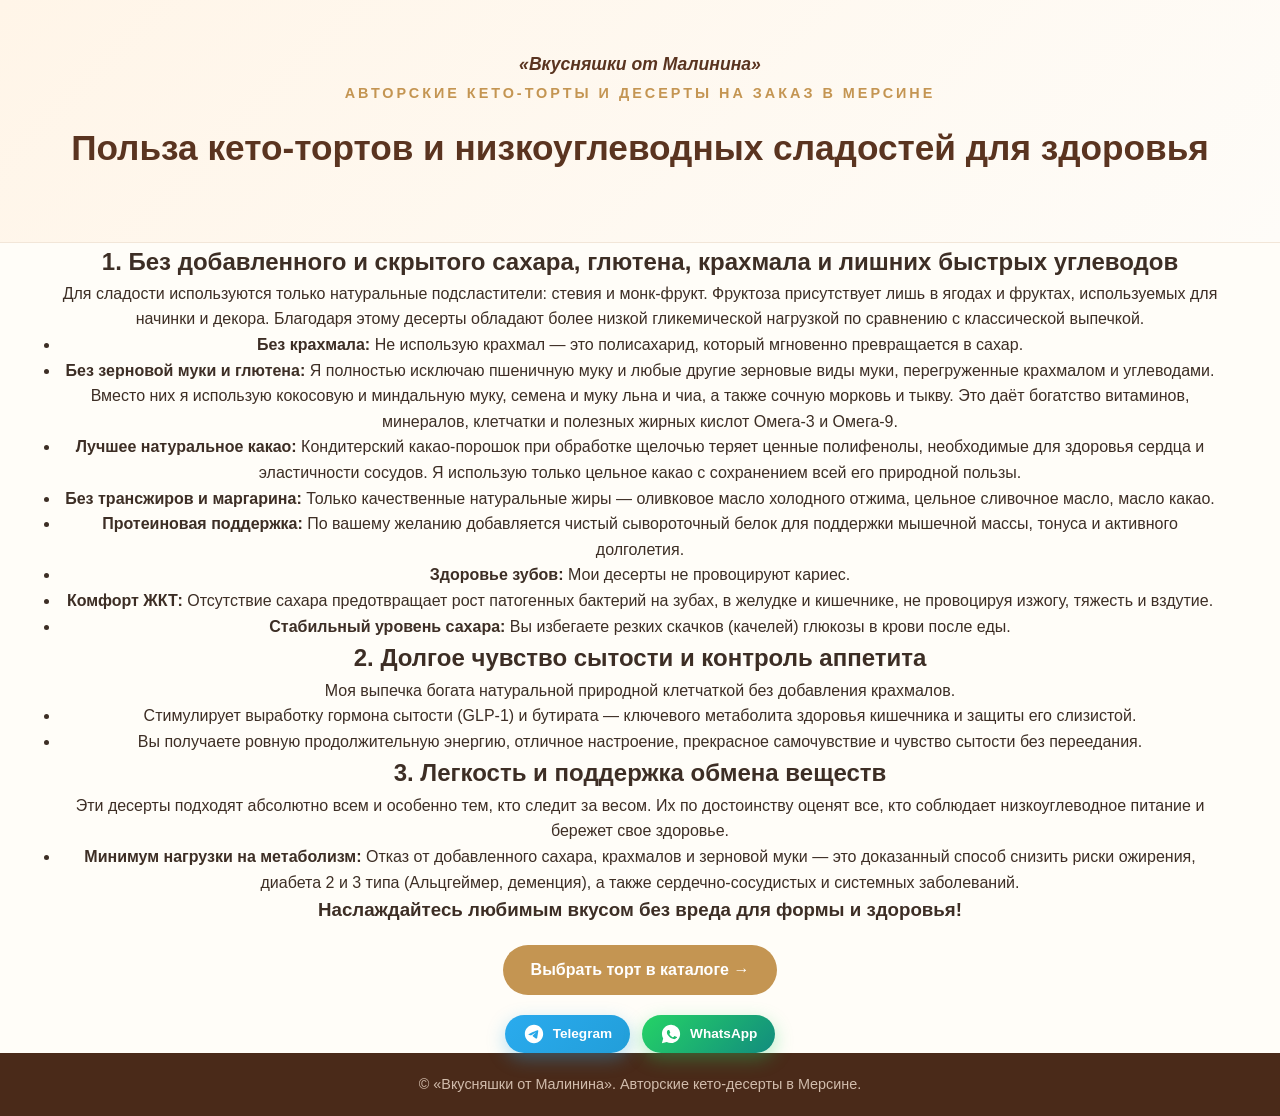
<file: keto-health.html>
<!DOCTYPE html>
<html lang="ru">
<head>
    <meta charset="UTF-8">
    <meta name="viewport" content="width=device-width, initial-scale=1.0">
    <title>Польза кето-тортов — "Вкусняшки от Малинина"</title>
    <link rel="stylesheet" href="style.css">
</head>
<body>

    <!-- Шапка страницы -->
    <header class="main-header">
        <div class="container">
            <p class="brand-slogan">«Вкусняшки от Малинина»</p>
            <p class="brand">Авторские кето-торты и десерты на заказ в Мерсине</p>
            <h1>Польза кето-тортов и низкоуглеводных сладостей для здоровья</h1>
        </div>
    </header>

    <!-- Основной контент -->
    <main class="container">
        
        <section class="health-benefits">
            
            <!-- Блок 1 -->
            <article class="benefit-card">
                <h2>1. Без добавленного и скрытого сахара, глютена, крахмала и лишних быстрых углеводов</h2>

<p>
    Для сладости используются только натуральные подсластители: стевия и монк-фрукт. Фруктоза присутствует 
    лишь в ягодах и фруктах, используемых для начинки и декора. Благодаря этому десерты обладают более низкой 
    гликемической нагрузкой по сравнению с классической выпечкой.
</p>

<ul>
   <li><strong>Без крахмала:</strong> Не использую крахмал — это полисахарид, который мгновенно превращается в сахар.</li>
    <li><strong>Без зерновой муки и глютена:</strong> Я полностью исключаю пшеничную муку и любые другие зерновые виды муки, 
        перегруженные крахмалом и углеводами. Вместо них я использую кокосовую и миндальную муку, семена и муку льна и чиа, 
        а также сочную морковь и тыкву. Это даёт богатство витаминов, минералов, клетчатки и полезных жирных кислот Омега-3 и Омега-9.</li>
    <li><strong>Лучшее натуральное какао:</strong> Кондитерский какао-порошок при 
        обработке щелочью теряет ценные полифенолы, необходимые для здоровья сердца и эластичности сосудов. 
    Я использую только цельное какао с сохранением всей его природной пользы.</li>
    <li><strong>Без трансжиров и маргарина:</strong> Только качественные натуральные жиры — оливковое масло холодного отжима, цельное сливочное масло, масло какао.</li>
    <li><strong>Протеиновая поддержка:</strong> По вашему желанию добавляется чистый сывороточный белок для поддержки мышечной массы, тонуса и активного долголетия.</li>
    <li><strong>Здоровье зубов:</strong> Мои десерты не провоцируют кариес.</li>
    <li><strong>Комфорт ЖКТ:</strong> Отсутствие сахара предотвращает рост патогенных бактерий на зубах, в желудке и кишечнике, не провоцируя изжогу, тяжесть и вздутие.</li>
    <li><strong>Стабильный уровень сахара:</strong> Вы избегаете резких скачков (качелей) глюкозы в крови после еды.</li>
</ul>
</article>

<!-- Блок 2 -->
<article class="benefit-card">
    <h2>2. Долгое чувство сытости и контроль аппетита</h2>
    <p>Моя выпечка богата натуральной природной клетчаткой без добавления крахмалов.</p>
    <ul>
        <li>Стимулирует выработку гормона сытости (GLP-1) и бутирата — ключевого метаболита здоровья кишечника и защиты его слизистой.</li>
        <li>Вы получаете ровную продолжительную энергию, отличное настроение, прекрасное самочувствие и чувство сытости без переедания.</li>
    </ul>
</article>

<!-- Блок 3 -->
<article class="benefit-card">
    <h2>3. Легкость и поддержка обмена веществ</h2>
    <p>Эти десерты подходят абсолютно всем и особенно тем, кто следит за весом. Их по достоинству оценят все, кто соблюдает низкоуглеводное питание и бережет свое здоровье.</p>
    <ul>
        <li><strong>Минимум нагрузки на метаболизм:</strong> Отказ от добавленного сахара, крахмалов и зерновой муки — это доказанный способ снизить риски ожирения, диабета 2 и 3 типа (Альцгеймер, деменция), а также сердечно-сосудистых и системных заболеваний.</li>
    </ul>
</article>

<!-- Призыв и кнопки -->
<div class="cta-block">
    <h3>Наслаждайтесь любимым вкусом без вреда для формы и здоровья!</h3>
                
                <div class="cta-buttons">
                    <a href="index.html#catalog" class="btn btn-primary">Выбрать торт в каталоге →</a>
                </div>

               <div class="header-messengers">
    <a href="https://t.me/Mersinwellness" target="_blank" rel="noopener noreferrer" class="consult-btn telegram">
        <svg width="22" height="22" viewBox="0 0 24 24" fill="currentColor">
            <path d="M12 2C6.48 2 2 6.48 2 12s4.48 10 10 10 10-4.48 10-10S17.52 2 12 2zm4.64 6.8c-.15 1.58-.8 5.42-1.13 7.19-.14.75-.42 1-.68 1.03-.58.05-1.02-.38-1.58-.75-.88-.58-1.38-.94-2.23-1.5-.99-.65-.35-1.01.22-1.59.15-.15 2.71-2.48 2.76-2.69a.2.2 0 00-.05-.18c-.06-.05-.14-.03-.21-.02-.09.02-1.49.95-4.22 2.79-.4.27-.76.41-1.08.4-.36-.01-1.04-.2-1.55-.37-.63-.2-1.12-.31-1.08-.66.02-.18.27-.36.74-.55 2.92-1.27 4.86-2.11 5.83-2.51 2.78-1.16 3.35-1.36 3.73-1.36.08 0 .27.02.39.12.1.08.13.19.14.27-.01.06.01.24 0 .38z"/>
        </svg>
        Telegram
    </a>
    <a href="https://wa.me/9052059288" target="_blank" rel="noopener noreferrer" class="consult-btn whatsapp">
        <svg width="22" height="22" viewBox="0 0 24 24" fill="currentColor">
            <path d="M12.04 2c-5.46 0-9.91 4.45-9.91 9.91 0 1.75.46 3.45 1.32 4.95L2.05 22l5.25-1.38c1.45.79 3.08 1.21 4.74 1.21 5.46 0 9.91-4.45 9.91-9.91 0-2.65-1.03-5.14-2.9-7.01A9.816 9.816 0 0012.04 2zm5.82 14.08c-.25.7-.84 1.26-1.56 1.5-.47.16-1.09.29-3.17-.57-2.66-1.1-4.38-3.82-4.51-4-.13-.18-1.08-1.44-1.08-2.75 0-1.31.69-1.95.93-2.22.25-.27.54-.34.72-.34.18 0 .36 0 .52.01.17.01.4.01.58.45.23.57.77 1.88.84 2.02.07.14.11.31.02.49-.09.18-.14.29-.28.45-.14.16-.3.35-.43.47-.14.13-.29.28-.13.56.16.28.72 1.19 1.55 1.93 1.07.95 1.97 1.25 2.25 1.39.28.14.44.12.6-.07.16-.18.69-.8.87-1.08.18-.28.36-.23.6-.14.25.09 1.56.74 1.83.87.27.13.45.2.52.31.07.11.07.64-.18 1.34z"/>
        </svg>
        WhatsApp
    </a>
</div>
            </div>

        </section>

    </main>

    <!-- Подвал -->
    <footer class="main-footer">
        <div class="container">
            <p>© «Вкусняшки от Малинина». Авторские кето-десерты в Мерсине.</p>
        </div>
    </footer>

</body>
</html>
</file>
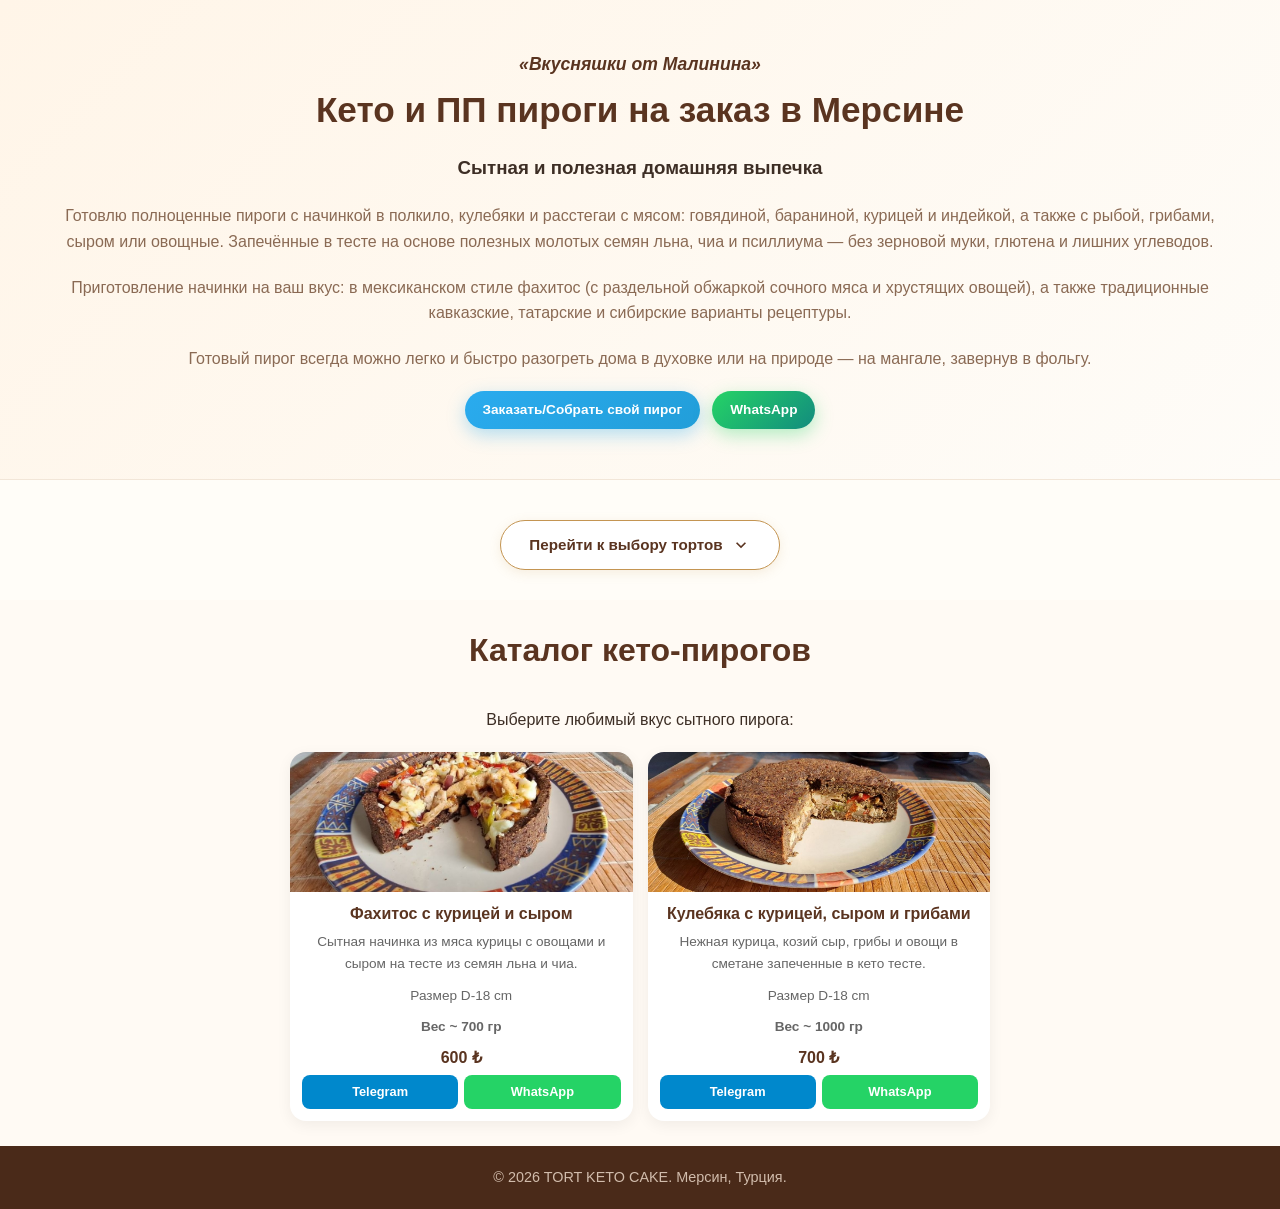
<file: pies.html>
<!DOCTYPE html>
<html lang="ru">
<head>
    <meta charset="UTF-8">
    <meta name="viewport" content="width=device-width, initial-scale=1.0">
    <title>Кето-пироги с мясом, курицей и рыбой в Мерсине | Вкусняшки от Малинина</title>
    <link rel="canonical" href="https://mersinwellness.com/pies.html">
    <meta name="description" content="Кето пироги, кулебяки и расстегаи с мясом, курицей и рыбой в тесте из молотых семян льна и чиа на заказ в Мерсине. Без глютена и пшеничной муки.">
    <link rel="stylesheet" href="style.css?v=100">
</head>
<body>

<header class="main-header">
    <div class="container">
        <p class="brand-slogan">«Вкусняшки от Малинина»</p>
        <h1>Кето и ПП пироги на заказ в Мерсине</h1>
        <h3>Сытная и полезная домашняя выпечка</h3>
        
        <p class="subtitle">
            <p class="subtitle">
    <p class="subtitle">
        Готовлю полноценные пироги с начинкой в полкило, кулебяки и расстегаи с мясом: говядиной, бараниной, курицей и индейкой, а также с рыбой, 
         грибами, сыром или овощные. Запечённые в тесте на основе полезных молотых семян льна, чиа и псиллиума — 
         без зерновой муки, глютена и лишних углеводов.
        </p>
       <p class="subtitle">
            Приготовление начинки на ваш вкус: в мексиканском стиле фахитос (с раздельной обжаркой сочного мяса и хрустящих овощей), 
           а также традиционные кавказские, татарские и сибирские варианты рецептуры.
        </p>
       <p class="subtitle">
            Готовый пирог всегда можно легко и быстро разогреть дома в духовке или на природе — на мангале, завернув в фольгу.
        </p>
        </p>

                <div class="header-messengers">
            <a href="https://t.me/Tort_Mersin_Bot" target="_blank" rel="noopener noreferrer" class="consult-btn telegram">
                Заказать/Собрать свой пирог
            </a>
            <a href="https://wa.me/905342059288" target="_blank" rel="noopener noreferrer" class="consult-btn whatsapp">
                WhatsApp
            </a>
        </div>
    </div>
</header>
    <div style="margin: 15px 0 20px 0;">
            <a href="index.html#catalog" class="more-btn" style="display: inline-flex; align-items: center; gap: 8px;">
                Перейти к выбору тортов
                <svg width="20" height="20" viewBox="0 0 24 24" fill="currentColor">
                    <path d="M7.41 8.59L12 13.17l4.59-4.58L18 10l-6 6-6-6 1.41-1.41z"/>
                </svg>
            </a>
        </div>

<section class="catalog" id="pies-catalog">
    <div class="container">
        <h2>Каталог кето-пирогов</h2>
        <p style="text-align: center; margin-bottom: 20px;">Выберите любимый вкус сытного пирога:</p>

        <div class="products">
            <!-- Карточки пирога -->
            <div class="card">
                <!-- Фахитос -->
                <img src="images/FajPie1.jpg" alt="Кето-пирог с мясом" class="card-img">
                <div class="card-content">
                    <h3>Фахитос с курицей и сыром</h3>
                    <p>Сытная начинка из мяса курицы с овощами и сыром на тесте из семян льна и чиа.</p>
                    <p>Размер D-18 cm</p>
                    <p><strong>Вес ~ 700 гр</strong></p>
                    <h3> 600 ₺</h3>
                    <div class="card-actions">
                        <a href="https://t.me/Mersinwellness" target="_blank" class="btn-order btn-tg">Telegram</a>
                        <a href="https://wa.me/905342059288" target="_blank" class="btn-order btn-wa">WhatsApp</a>
                    </div>
                </div>
            </div>
                <!-- Кулебяка -->
            <div class="card">
                <img src="images/Kuleb1.jpg" alt="Кето-кулебяка с курицей, сыром, грибами и овощами" class="card-img">
                <div class="card-content">
                    <h3>Кулебяка с курицей, сыром и грибами</h3>
                    <p>Нежная курица, козий сыр, грибы и овощи в сметане запеченные в кето тесте.</p>
                    <p>Размер D-18 cm</p>
                    <p><strong>Вес ~ 1000 гр</strong></p>
                    <h3>700 ₺</h3>
                    <div class="card-actions">
                        <a href="https://t.me/Mersinwellness" target="_blank" class="btn-order btn-tg">Telegram</a>
                        <a href="https://wa.me/905342059288" target="_blank" class="btn-order btn-wa">WhatsApp</a>
                    </div>
                </div>
            </div>
           
        </div>
    </div>
</section>

<footer>
  <div class="container">
    <p>© 2026 TORT KETO CAKE. Мерсин, Турция.</p>
  </div>
</footer>

</body>
</html>
</file>
<file: style.css>
/* ===== БАЗОВЫЕ СТИЛИ ===== */
* {
    margin: 0;
    padding: 0;
    box-sizing: border-box;
}

:root {
    --bg-main: #fffdf8;
    --bg-section: #fffaf4;
    --text-primary: #3d2e25;
    --text-heading: #5a3420;
    --accent-gold: #c49552;
    --accent-gold-hover: #a87d3e;
    --tg-color: #0088cc;
    --tg-color-hover: #0077b3;
    --wa-color: #25d366;
    --wa-color-hover: #1eaa53;
}

html {
    scroll-behavior: smooth;
}

body {
    font-family: "Segoe UI", Arial, sans-serif;
    background: var(--bg-main);
    color: var(--text-primary);
    line-height: 1.6;
    text-align: center;
}

.container {
    max-width: 1200px;
    margin: 0 auto;
    padding: 0 20px;
}

/* ==========================================
   2. ШАПКА И HERO
   ========================================== */
.main-header {
    background: linear-gradient(135deg, #fff5e8, #fefcf8);
    text-align: center;
    padding: 50px 20px;
    border-bottom: 1px solid #f2e6d8;
}

.brand-slogan {
    font-size: 1.1rem;
    font-style: italic;
    font-weight: 600;
    color: var(--text-heading);
    margin-bottom: 4px;
    text-align: center;
}

.brand {
    font-size: 0.9rem;
    letter-spacing: 3px;
    text-transform: uppercase;
    margin-bottom: 15px;
    color: var(--accent-gold);
    font-weight: bold;
    text-align: center;
}

.main-header h1 {
    font-size: 2.2rem;
    margin-bottom: 15px;
    color: var(--text-heading);
    text-align: center;
}

.subtitle-benefits {
    font-size: 1.05rem;
    color: #6a4127;
    font-weight: 600;
    margin-bottom: 12px;
    text-align: center;
}

.main-header .subtitle {
    font-size: 1rem;
    color: #8a6a54;
    font-weight: 500;
    margin-bottom: 20px;
    text-align: center;
}

.header-messengers {
    display: flex;
    justify-content: center;
    align-items: center;
    gap: 12px;
    flex-wrap: wrap;
    margin-top: 20px;
}

.hero {
    max-width: 900px;
    margin: auto;
    padding: 50px 20px;
    text-align: center;
}

.hero h2 {
    font-size: 1.8rem;
    color: #6a4127;
    margin-bottom: 25px;
    text-align: center;
}

.hero .features p {
    max-width: 800px;
    margin: 12px auto;
    font-size: 1rem;
    text-align: center;
}

/* ==========================================
   3. КНОПКИ И ССЫЛКИ
   ========================================== */
/* Овальная кнопка ссылки на статью */
.more-btn {
    display: inline-flex;
    align-items: center;
    justify-content: center;
    gap: 8px;
    margin: 25px auto 10px auto;
    padding: 12px 28px;
    border-radius: 50px;
    background-color: #ffffff;
    color: var(--text-heading);
    font-size: 0.95rem;
    font-weight: 600;
    text-decoration: none;
    border: 1.5px solid var(--accent-gold);
    box-shadow: 0 3px 12px rgba(196, 149, 82, 0.15);
    transition: all 0.3s ease;
    cursor: pointer;
}

.more-btn .btn-arrow {
    font-size: 1.1rem;
    color: var(--accent-gold);
    transition: transform 0.25s ease, color 0.25s ease;
}

.more-btn:hover {
    background-color: var(--accent-gold);
    color: #ffffff;
    border-color: var(--accent-gold);
    box-shadow: 0 6px 18px rgba(196, 149, 82, 0.3);
    transform: translateY(-2px);
}

.more-btn:hover .btn-arrow {
    color: #ffffff;
    transform: translateX(4px);
}

.more-btn:active {
    transform: translateY(0);
    box-shadow: 0 2px 6px rgba(196, 149, 82, 0.2);
}

/* Нежно-голубая кнопка для блока отзывов */
.reviews-preview .more-btn {
    background-color: #e0f2fe;
    color: #0369a1;
    border-color: #bae6fd;
    box-shadow: 0 2px 8px rgba(3, 105, 161, 0.12);
}

.reviews-preview .more-btn:hover {
    background-color: #bae6fd;
    color: #0c4a6e;
    box-shadow: 0 4px 12px rgba(3, 105, 161, 0.25);
}

/* Уменьшенные кнопки мессенджеров (.consult-btn) */
.consult-btn {
    display: inline-flex;
    align-items: center;
    justify-content: center;
    gap: 8px;
    padding: 8px 18px;
    border-radius: 50px;
    font-size: 0.85rem;
    font-weight: 600;
    text-decoration: none;
    color: #ffffff;
    transition: all 0.3s ease;
    box-shadow: 0 3px 10px rgba(0, 0, 0, 0.12);
}

.consult-btn img {
    width: 18px;
    height: 18px;
    display: block;
}

.consult-btn:hover {
    transform: translateY(-3px);
}

.consult-btn.telegram {
    background: linear-gradient(135deg, #2AABEE, #229ED9);
    box-shadow: 0 6px 18px rgba(42, 171, 238, 0.35);
}

.consult-btn.telegram:hover {
    background: linear-gradient(135deg, #32b5f9, #1f93cc);
}

.consult-btn.whatsapp {
    background: linear-gradient(135deg, #25D366, #128C7E);
    box-shadow: 0 6px 18px rgba(37, 211, 102, 0.35);
}

.consult-btn.whatsapp:hover {
    background: linear-gradient(135deg, #28e16d, #0f7a6e);
}

/* Общие кнопки */
.btn {
    display: inline-flex;
    align-items: center;
    justify-content: center;
    gap: 8px;
    padding: 12px 24px;
    border-radius: 50px;
    text-decoration: none;
    font-weight: 600;
    transition: background-color 0.3s, transform 0.2s, box-shadow 0.3s;
    text-align: center;
}

.btn:hover {
    transform: translateY(-2px);
}

.btn-primary {
    background: var(--accent-gold);
    color: #fff;
    margin-top: 20px;
    font-size: 1rem;
    padding: 12px 28px;
}

.btn-primary:hover {
    background: var(--accent-gold-hover);
    box-shadow: 0 5px 15px rgba(196, 149, 82, 0.4);
}

/* ==========================================
   4. КАТАЛОГ И КАРТОЧКИ
   ========================================== */
.catalog {
    padding: 25px 10px;
    background: var(--bg-section);
    text-align: center;
}

.catalog h2 {
    text-align: center;
    font-size: 2rem;
    margin-bottom: 30px;
    color: var(--text-heading);
}

.products {
    display: grid;
    grid-template-columns: repeat(2, 1fr);
    gap: 15px;
    max-width: 700px;
    margin: 0 auto;
}

.card {
    background: #ffffff;
    border-radius: 16px;
    overflow: hidden;
    box-shadow: 0 4px 15px rgba(0, 0, 0, 0.06);
    transition: transform 0.3s, box-shadow 0.3s;
    display: flex;
    flex-direction: column;
    align-items: center;
    text-align: center;
}

.card:hover {
    transform: translateY(-4px);
    box-shadow: 0 10px 25px rgba(0, 0, 0, 0.12);
}

.card-img {
    width: 100%;
    height: 140px;
    object-fit: cover;
    display: block;
}

.card-content {
    padding: 12px;
    display: flex;
    flex-direction: column;
    align-items: center;
    justify-content: space-between;
    flex-grow: 1;
    width: 100%;
    text-align: center;
}

.card-content h3 {
    font-size: 1rem;
    color: var(--text-heading);
    margin-bottom: 6px;
    line-height: 1.3;
    text-align: center;
}

.card-content p {
    color: #666;
    font-size: 0.85rem;
    margin-bottom: 10px;
    flex-grow: 1;
    text-align: center;
}

.price {
    display: inline-block;
    background: var(--accent-gold);
    color: #ffffff;
    padding: 4px 12px;
    border-radius: 14px;
    font-weight: 700;
    font-size: 0.95rem;
    margin: 0 auto 10px auto;
    width: fit-content;
    text-align: center;
}

.card-actions {
    display: flex;
    gap: 6px;
    width: 100%;
}

.btn-order {
    flex: 1;
    padding: 7px 0;
    border-radius: 8px;
    text-decoration: none;
    font-weight: 600;
    font-size: 0.8rem;
    text-align: center;
    color: #fff;
    transition: background-color 0.3s, opacity 0.2s;
}

.btn-order.btn-tg { background: var(--tg-color); }
.btn-order.btn-tg:hover { background: var(--tg-color-hover); }

.btn-order.btn-wa { background: var(--wa-color); }
.btn-order.btn-wa:hover { background: var(--wa-color-hover); }

/* ==========================================
   5. КОНТАКТЫ И ПОДВАЛ
   ========================================== */
.contacts {
    padding: 50px 20px;
    text-align: center;
    background: var(--bg-main);
}

.contacts h2 {
    font-size: 1.8rem;
    color: var(--text-heading);
    margin-bottom: 12px;
    text-align: center;
}

.contacts p {
    font-size: 1rem;
    margin-bottom: 25px;
    text-align: center;
}

.contact-links {
    display: flex;
    justify-content: center;
    align-items: center;
    gap: 15px;
    flex-wrap: wrap;
}

footer {
    background: #4a2a19;
    color: #d1bcac;
    text-align: center;
    padding: 20px;
    font-size: 0.9rem;
}

/* ==========================================
   6. АДАПТИВ ДЛЯ МОБИЛЬНЫХ УСТРОЙСТВ
   ========================================== */
@media (max-width: 500px) {
    .more-btn {
        width: 100%;
        max-width: 320px;
        padding: 10px 20px;
        font-size: 0.9rem;
    }

    .products {
        gap: 10px;
        padding: 0;
    }

    .card-img {
        height: 110px;
    }

    .card-content {
        padding: 8px;
    }

    .card-content h3 {
        font-size: 0.85rem;
    }

    .card-content p {
        font-size: 0.75rem;
    }

    .price {
        font-size: 0.85rem;
        padding: 3px 8px;
    }

    .btn-order {
        font-size: 0.7rem;
        padding: 5px 0;
    }

    .main-header h1 {
        font-size: 1.6rem;
    }

    .hero h2, .catalog h2, .contacts h2 {
        font-size: 1.4rem;
    }

    .contact-links {
        flex-direction: column;
    }

    .consult-btn {
        width: 100%;
    }

    /* Выравнивание контейнера почты */
    .email-section {
        display: flex;
        justify-content: center;
        align-items: center;
        margin: 35px 0;
    }

    /* Стиль кнопки Email в общем дизайне сайта */
    a.mw-email-button {
        display: inline-flex;
        align-items: center;
        justify-content: center;
        gap: 10px;
        padding: 12px 28px;
        background-color: transparent;
        color: #3d2314;
        border: 2px solid #3d2314;
        border-radius: 30px;
        text-decoration: none;
        font-size: 15px;
        font-weight: 600;
        letter-spacing: 0.3px;
        transition: all 0.3s ease;
    }

    /* Иконка конверта */
    a.mw-email-button .mw-email-icon {
        font-size: 1.1em;
        color: #3d2314;
        transition: color 0.3s ease;
    }

    /* Эффект при наведении */
    a.mw-email-button:hover {
        background-color: #3d2314;
        color: #f5ebe6;
        border-color: #3d2314;
        text-decoration: none;
        transform: translateY(-2px);
        box-shadow: 0 4px 15px rgba(61, 35, 20, 0.2);
    }

    a.mw-email-button:hover .mw-email-icon {
        color: #f5ebe6;
    }
}
</file>
